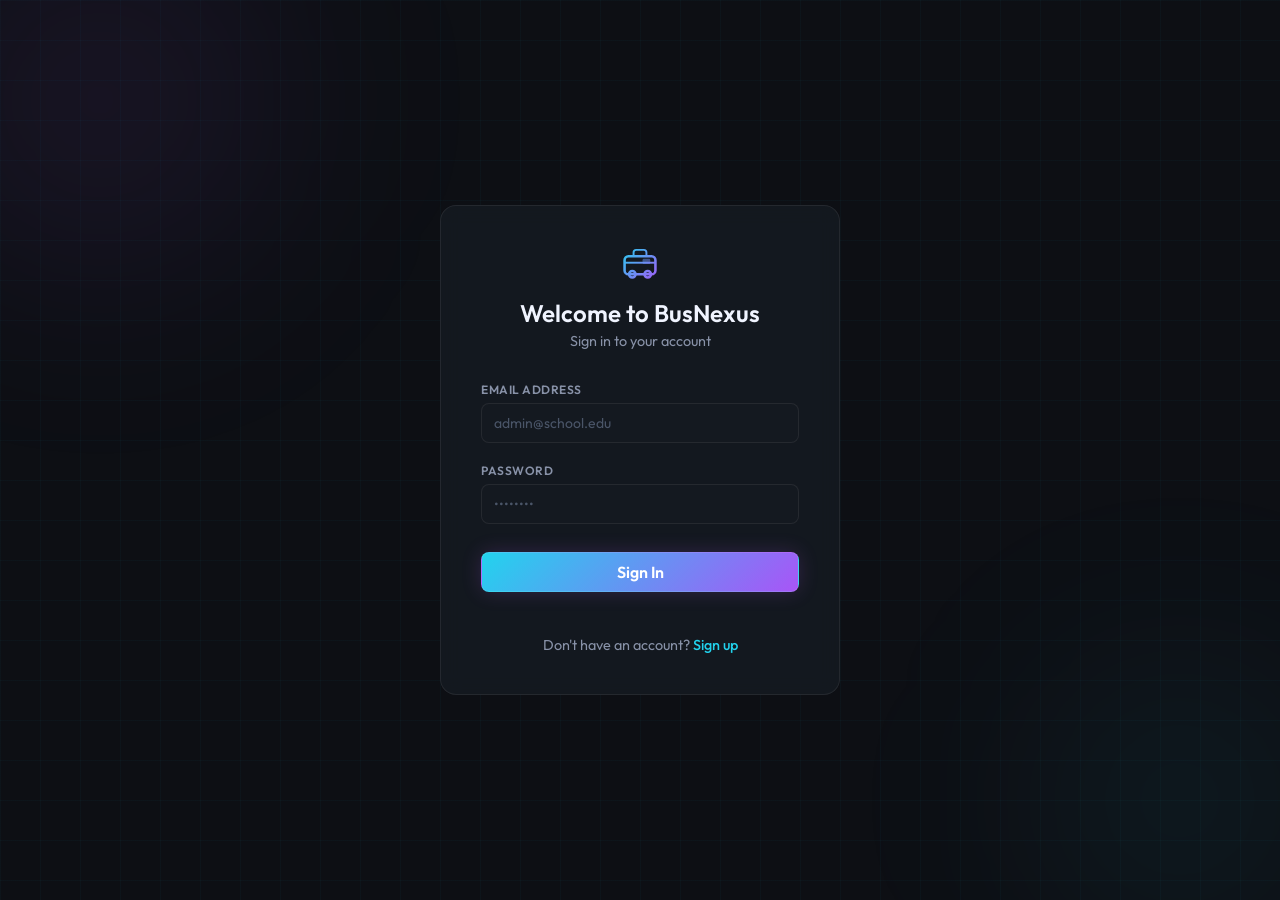
<file: templates/auth.html>
<!DOCTYPE html>
<html lang="en">
<head>
  <meta charset="UTF-8">
  <meta name="viewport" content="width=device-width, initial-scale=1.0">
  <title>Auth - BusNexus</title>
  <link href="https://fonts.googleapis.com/css2?family=Outfit:wght@300;400;500;600;700;800&family=JetBrains+Mono:wght@400;500&display=swap" rel="stylesheet" />
  <link rel="stylesheet" href="/static/style.css" />
  <style>
    body {
      display: flex;
      align-items: center;
      justify-content: center;
      min-height: 100vh;
    }
    .auth-container {
      width: 100%;
      max-width: 400px;
      padding: 2.5rem;
      position: relative;
      z-index: 10;
    }
    .auth-logo {
      display: flex;
      flex-direction: column;
      align-items: center;
      margin-bottom: 2rem;
    }
    .auth-logo svg {
      margin-bottom: 1rem;
    }
    .auth-title {
      font-size: 1.5rem;
      font-weight: 600;
      color: var(--text-primary);
    }
    .auth-subtitle {
      color: var(--text-secondary);
      font-size: 0.9rem;
      margin-top: 0.25rem;
    }
    .auth-form {
      display: flex;
      flex-direction: column;
      gap: 1.25rem;
    }
    .auth-switch {
      text-align: center;
      margin-top: 1.5rem;
      font-size: 0.9rem;
      color: var(--text-secondary);
    }
    .auth-switch a {
      color: var(--cyan);
      text-decoration: none;
      font-weight: 500;
      cursor: pointer;
    }
    .auth-switch a:hover {
      text-decoration: underline;
    }
    #signupSection {
      display: none;
    }
  </style>
</head>
<body>
  
  <div class="bg-grid"></div>
  <div class="bg-orb orb-1"></div>
  <div class="bg-orb orb-2"></div>

  <div class="glass-card auth-container">
    <div class="auth-logo">
      <svg width="36" height="36" viewBox="0 0 28 28" fill="none">
        <rect x="2" y="8" width="24" height="14" rx="3" stroke="url(#grad1)" stroke-width="2"/>
        <circle cx="8" cy="22" r="2.5" stroke="url(#grad1)" stroke-width="2"/>
        <circle cx="20" cy="22" r="2.5" stroke="url(#grad1)" stroke-width="2"/>
        <path d="M2 13h24" stroke="url(#grad1)" stroke-width="1.5"/>
        <path d="M9 8V5a2 2 0 0 1 2-2h6a2 2 0 0 1 2 2v3" stroke="url(#grad1)" stroke-width="1.5"/>
        <rect x="16" y="10" width="6" height="4" rx="1" fill="url(#grad1)" opacity="0.5"/>
        <defs>
          <linearGradient id="grad1" x1="0" y1="0" x2="28" y2="28" gradientUnits="userSpaceOnUse">
            <stop stop-color="#22d3ee"/>
            <stop offset="1" stop-color="#a855f7"/>
          </linearGradient>
        </defs>
      </svg>
      <div class="auth-title">Welcome to BusNexus</div>
      <div class="auth-subtitle" id="authSubtitle">Sign in to your account</div>
    </div>

    <!-- Login Form -->
    <form id="loginSection" class="auth-form" onsubmit="handleLogin(event)">
      <div class="form-group">
        <label>Email Address</label>
        <input type="email" id="loginEmail" required placeholder="admin@school.edu">
      </div>
      <div class="form-group">
        <label>Password</label>
        <input type="password" id="loginPassword" required placeholder="••••••••">
      </div>
      <button type="submit" class="btn btn-primary" style="width: 100%; justify-content: center; margin-top: 0.5rem; font-size: 1rem;">Sign In</button>
      <div class="auth-switch">
        Don't have an account? <a onclick="toggleAuth()">Sign up</a>
      </div>
    </form>

    <!-- Signup Form -->
    <form id="signupSection" class="auth-form" onsubmit="handleSignup(event)">
      <div class="form-group">
        <label>Full Name</label>
        <input type="text" id="signupName" required placeholder="John Doe">
      </div>
      <div class="form-group">
        <label>Email Address</label>
        <input type="email" id="signupEmail" required placeholder="john@school.edu">
      </div>
      <div class="form-group">
        <label>Password</label>
        <input type="password" id="signupPassword" required placeholder="••••••••">
      </div>
      <button type="submit" class="btn btn-primary" style="width: 100%; justify-content: center; margin-top: 0.5rem; font-size: 1rem;">Create Account</button>
      <div class="auth-switch">
        Already have an account? <a onclick="toggleAuth()">Sign in</a>
      </div>
    </form>
  </div>

  <div class="toast-container" id="toastContainer"></div>

  <script>
    function toggleAuth() {
      const login = document.getElementById('loginSection');
      const signup = document.getElementById('signupSection');
      const subtitle = document.getElementById('authSubtitle');
      
      if (login.style.display === 'none') {
        login.style.display = 'flex';
        signup.style.display = 'none';
        subtitle.textContent = 'Sign in to your account';
      } else {
        login.style.display = 'none';
        signup.style.display = 'flex';
        subtitle.textContent = 'Create a new account';
      }
    }

    async function handleLogin(e) {
      e.preventDefault();
      const email = document.getElementById('loginEmail').value;
      const pass = document.getElementById('loginPassword').value;
      
      const res = await fetch('/api/auth/login', {
        method: 'POST',
        headers: { 'Content-Type': 'application/json' },
        body: JSON.stringify({ email, password: pass })
      });
      const data = await res.json();
      
      if (data.status === 'success') {
        window.location.href = '/dashboard';
      } else {
        showToast(data.message, 'error');
      }
    }

    async function handleSignup(e) {
      e.preventDefault();
      const name = document.getElementById('signupName').value;
      const email = document.getElementById('signupEmail').value;
      const pass = document.getElementById('signupPassword').value;
      
      const res = await fetch('/api/auth/signup', {
        method: 'POST',
        headers: { 'Content-Type': 'application/json' },
        body: JSON.stringify({ name, email, password: pass })
      });
      const data = await res.json();
      
      if (data.status === 'success') {
        window.location.href = '/dashboard';
      } else {
        showToast(data.message, 'error');
      }
    }

    function showToast(msg, type = 'info') {
      const icons = {
        error: `<svg class="toast-icon error" width="20" height="20" viewBox="0 0 24 24" fill="none" stroke="currentColor" stroke-width="2.5"><line x1="18" y1="6" x2="6" y2="18"/><line x1="6" y1="6" x2="18" y2="18"/></svg>`,
      };
      const toast = document.createElement('div');
      toast.className = `toast toast-${type}`;
      toast.innerHTML = `${icons[type] || ''}<span class="toast-msg">${msg}</span>`;
      document.getElementById('toastContainer').appendChild(toast);
      setTimeout(() => {
        toast.style.animation = 'toastOut 0.3s ease forwards';
        setTimeout(() => toast.remove(), 300);
      }, 3500);
    }
  </script>
</body>
</html>
</file>
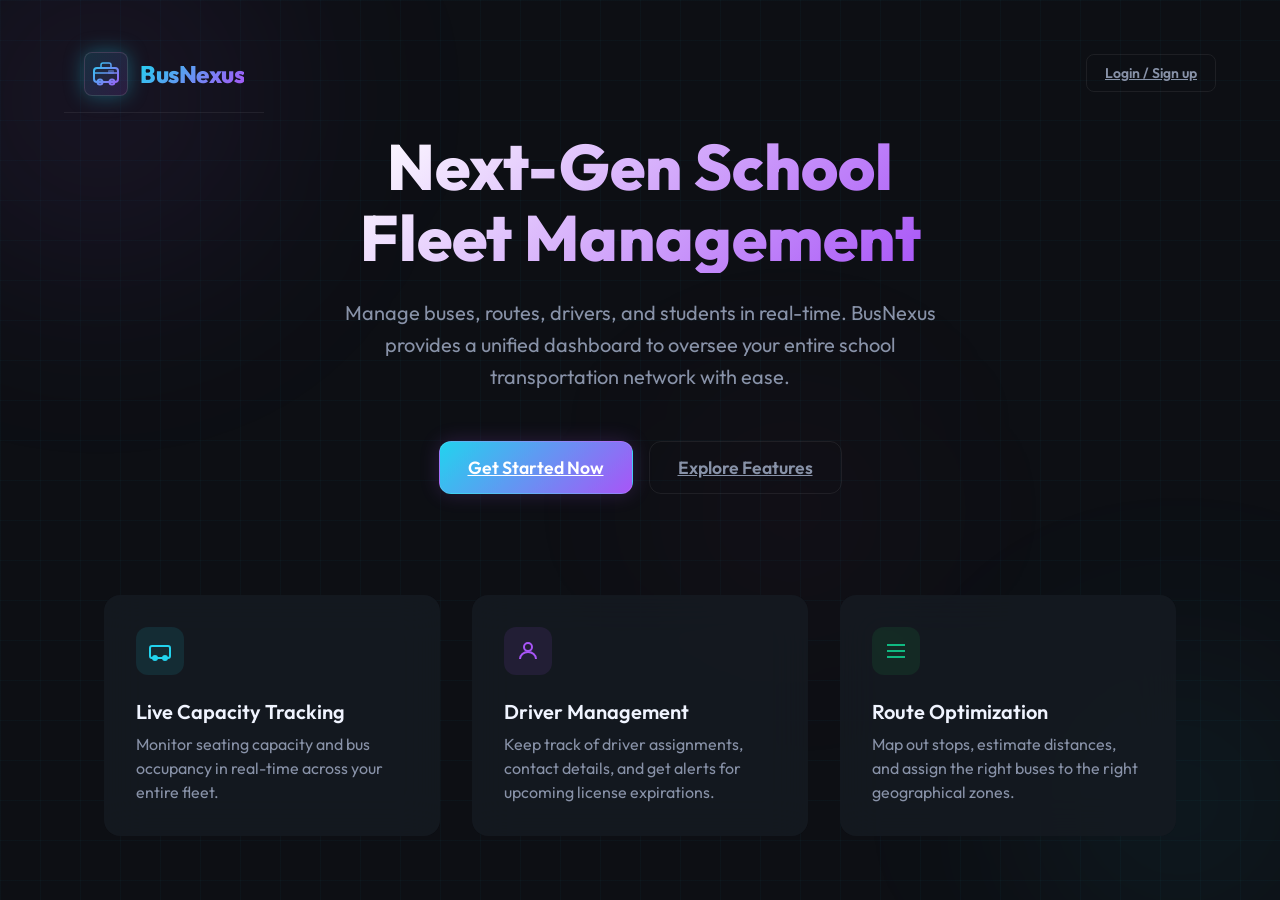
<file: templates/home.html>
<!DOCTYPE html>
<html lang="en">
<head>
  <meta charset="UTF-8">
  <meta name="viewport" content="width=device-width, initial-scale=1.0">
  <title>BusNexus - School Fleet Management</title>
  <link rel="preconnect" href="https://fonts.googleapis.com" />
  <link rel="preconnect" href="https://fonts.gstatic.com" crossorigin />
  <link href="https://fonts.googleapis.com/css2?family=Outfit:wght@300;400;500;600;700;800;900&family=JetBrains+Mono:wght@400;500;600&display=swap" rel="stylesheet" />
  <link rel="stylesheet" href="/static/style.css" />
  <style>
    .home-container {
      min-height: 100vh;
      display: flex;
      flex-direction: column;
      position: relative;
      z-index: 10;
    }
    .home-nav {
      display: flex;
      justify-content: space-between;
      align-items: center;
      padding: 2rem 5%;
    }
    .home-hero {
      flex: 1;
      display: flex;
      flex-direction: column;
      justify-content: center;
      align-items: center;
      text-align: center;
      padding: 0 20px;
      margin-top: -50px;
    }
    .hero-title {
      font-size: 4rem;
      font-weight: 800;
      line-height: 1.1;
      margin-bottom: 1.5rem;
      background: linear-gradient(135deg, #fff 0%, #a855f7 100%);
      -webkit-background-clip: text;
      -webkit-text-fill-color: transparent;
    }
    .hero-subtitle {
      font-size: 1.25rem;
      color: var(--text-secondary);
      max-width: 600px;
      margin-bottom: 3rem;
      line-height: 1.6;
    }
    .hero-buttons {
      display: flex;
      gap: 1rem;
    }
    .btn-large {
      padding: 14px 28px;
      font-size: 1.1rem;
      border-radius: 12px;
    }
    .features-grid {
      display: grid;
      grid-template-columns: repeat(auto-fit, minmax(250px, 1fr));
      gap: 2rem;
      padding: 4rem 5%;
      max-width: 1200px;
      margin: 0 auto;
    }
    .feature-card {
      background: var(--bg-card);
      border: 1px solid var(--border-color);
      border-radius: 16px;
      padding: 2rem;
      backdrop-filter: blur(20px);
      -webkit-backdrop-filter: blur(20px);
    }
    .feature-icon {
      width: 48px;
      height: 48px;
      border-radius: 12px;
      display: flex;
      align-items: center;
      justify-content: center;
      margin-bottom: 1.5rem;
      background: rgba(34, 211, 238, 0.1);
      color: var(--cyan);
    }
    .feature-title {
      font-size: 1.25rem;
      font-weight: 600;
      margin-bottom: 0.5rem;
      color: var(--text-primary);
    }
    .feature-desc {
      color: var(--text-secondary);
      line-height: 1.5;
    }
  </style>
</head>
<body>

  <!-- Animated Background -->
  <div class="bg-grid"></div>
  <div class="bg-orb orb-1"></div>
  <div class="bg-orb orb-2"></div>
  <div class="bg-orb orb-3"></div>

  <div class="home-container">
    <nav class="home-nav">
      <div class="sidebar-logo">
        <div class="logo-icon">
          <svg width="28" height="28" viewBox="0 0 28 28" fill="none">
            <rect x="2" y="8" width="24" height="14" rx="3" stroke="url(#grad1)" stroke-width="2"/>
            <circle cx="8" cy="22" r="2.5" stroke="url(#grad1)" stroke-width="2"/>
            <circle cx="20" cy="22" r="2.5" stroke="url(#grad1)" stroke-width="2"/>
            <path d="M2 13h24" stroke="url(#grad1)" stroke-width="1.5"/>
            <path d="M9 8V5a2 2 0 0 1 2-2h6a2 2 0 0 1 2 2v3" stroke="url(#grad1)" stroke-width="1.5"/>
            <rect x="16" y="10" width="6" height="4" rx="1" fill="url(#grad1)" opacity="0.5"/>
            <defs>
              <linearGradient id="grad1" x1="0" y1="0" x2="28" y2="28" gradientUnits="userSpaceOnUse">
                <stop stop-color="#22d3ee"/>
                <stop offset="1" stop-color="#a855f7"/>
              </linearGradient>
            </defs>
          </svg>
        </div>
        <div class="logo-text">
          <span class="logo-name" style="font-size: 1.5rem;">BusNexus</span>
        </div>
      </div>
      <a href="/login" class="btn btn-ghost">Login / Sign up</a>
    </nav>

    <main class="home-hero">
      <h1 class="hero-title">Next-Gen School<br>Fleet Management</h1>
      <p class="hero-subtitle">
        Manage buses, routes, drivers, and students in real-time. BusNexus provides a unified dashboard to oversee your entire school transportation network with ease.
      </p>
      <div class="hero-buttons">
        <a href="/login" class="btn btn-primary btn-large">Get Started Now</a>
        <a href="#features" class="btn btn-ghost btn-large">Explore Features</a>
      </div>
    </main>

    <section id="features" class="features-grid">
      <div class="feature-card">
        <div class="feature-icon">
          <svg width="24" height="24" viewBox="0 0 24 24" fill="none" stroke="currentColor" stroke-width="2"><rect x="2" y="7" width="20" height="12" rx="2"/><circle cx="7" cy="19" r="2"/><circle cx="17" cy="19" r="2"/></svg>
        </div>
        <h3 class="feature-title">Live Capacity Tracking</h3>
        <p class="feature-desc">Monitor seating capacity and bus occupancy in real-time across your entire fleet.</p>
      </div>
      <div class="feature-card">
        <div class="feature-icon" style="background: rgba(168, 85, 247, 0.1); color: var(--purple);">
          <svg width="24" height="24" viewBox="0 0 24 24" fill="none" stroke="currentColor" stroke-width="2"><circle cx="12" cy="8" r="4"/><path d="M4 20c0-4 3.6-7 8-7s8 3 8 7"/></svg>
        </div>
        <h3 class="feature-title">Driver Management</h3>
        <p class="feature-desc">Keep track of driver assignments, contact details, and get alerts for upcoming license expirations.</p>
      </div>
      <div class="feature-card">
        <div class="feature-icon" style="background: rgba(34, 197, 94, 0.1); color: var(--green);">
          <svg width="24" height="24" viewBox="0 0 24 24" fill="none" stroke="currentColor" stroke-width="2"><path d="M3 12h18M3 6h18M3 18h18"/></svg>
        </div>
        <h3 class="feature-title">Route Optimization</h3>
        <p class="feature-desc">Map out stops, estimate distances, and assign the right buses to the right geographical zones.</p>
      </div>
    </section>
  </div>

</body>
</html>
</file>
<file: static/style.css>
/* ============================================
   BUSNEXUS — Dark Charcoal Futuristic Theme
   ============================================ */

/* --- CSS Variables --- */
:root {
  --bg-base:       #0d0f14;
  --bg-surface:    #111318;
  --bg-elevated:   #161a22;
  --bg-card:       rgba(22, 26, 34, 0.85);
  --border:        rgba(255, 255, 255, 0.07);
  --border-bright: rgba(255, 255, 255, 0.12);

  --cyan:          #22d3ee;
  --cyan-dim:      rgba(34, 211, 238, 0.15);
  --cyan-glow:     rgba(34, 211, 238, 0.35);
  --purple:        #a855f7;
  --purple-dim:    rgba(168, 85, 247, 0.15);
  --purple-glow:   rgba(168, 85, 247, 0.35);
  --pink:          #ec4899;
  --pink-dim:      rgba(236, 72, 153, 0.15);
  --pink-glow:     rgba(236, 72, 153, 0.35);
  --green:         #10b981;
  --green-dim:     rgba(16, 185, 129, 0.15);
  --green-glow:    rgba(16, 185, 129, 0.35);
  --danger:        #f43f5e;
  --warning:       #f59e0b;

  --text-primary:  #f0f4ff;
  --text-secondary:#8892a8;
  --text-muted:    #4a5568;

  --sidebar-w:     260px;
  --topbar-h:      64px;
  --radius:        12px;
  --radius-sm:     8px;
  --radius-lg:     16px;
  --transition:    0.2s cubic-bezier(0.4, 0, 0.2, 1);
}

/* --- Reset --- */
*, *::before, *::after { box-sizing: border-box; margin: 0; padding: 0; }
html { scroll-behavior: smooth; }
body {
  font-family: 'Outfit', sans-serif;
  background: var(--bg-base);
  color: var(--text-primary);
  min-height: 100vh;
  overflow-x: hidden;
}

/* ============================================
   ANIMATED BACKGROUND
   ============================================ */
.bg-grid {
  position: fixed; inset: 0; z-index: 0;
  background-image:
    linear-gradient(rgba(34, 211, 238, 0.03) 1px, transparent 1px),
    linear-gradient(90deg, rgba(34, 211, 238, 0.03) 1px, transparent 1px);
  background-size: 40px 40px;
  pointer-events: none;
}

.bg-orb {
  position: fixed; border-radius: 50%;
  filter: blur(100px); pointer-events: none; z-index: 0;
  animation: float 8s ease-in-out infinite;
}
.orb-1 {
  width: 500px; height: 500px; top: -150px; left: -150px;
  background: radial-gradient(circle, rgba(168, 85, 247, 0.12) 0%, transparent 70%);
  animation-delay: 0s;
}
.orb-2 {
  width: 400px; height: 400px; bottom: -100px; right: -100px;
  background: radial-gradient(circle, rgba(34, 211, 238, 0.10) 0%, transparent 70%);
  animation-delay: -3s;
}
.orb-3 {
  width: 300px; height: 300px; top: 40%; left: 50%;
  background: radial-gradient(circle, rgba(236, 72, 153, 0.07) 0%, transparent 70%);
  animation-delay: -6s;
}

@keyframes float {
  0%, 100% { transform: translateY(0) scale(1); }
  50% { transform: translateY(-30px) scale(1.05); }
}

/* ============================================
   SIDEBAR
   ============================================ */
.sidebar {
  position: fixed; left: 0; top: 0; bottom: 0;
  width: var(--sidebar-w);
  background: rgba(13, 15, 20, 0.95);
  border-right: 1px solid var(--border);
  backdrop-filter: blur(20px);
  display: flex; flex-direction: column;
  z-index: 100;
  transition: transform var(--transition);
}
.sidebar::before {
  content: '';
  position: absolute; top: 0; left: 0; right: 0; height: 1px;
  background: linear-gradient(90deg, transparent, var(--cyan), transparent);
  opacity: 0.5;
}

.sidebar-logo {
  display: flex; align-items: center; gap: 12px;
  padding: 20px 20px 16px;
  border-bottom: 1px solid var(--border);
}
.logo-icon {
  width: 44px; height: 44px;
  background: linear-gradient(135deg, var(--cyan-dim), var(--purple-dim));
  border: 1px solid var(--border-bright);
  border-radius: var(--radius-sm);
  display: flex; align-items: center; justify-content: center;
  flex-shrink: 0;
  box-shadow: 0 0 20px var(--cyan-glow);
}
.logo-name {
  display: block; font-size: 18px; font-weight: 800;
  background: linear-gradient(135deg, var(--cyan), var(--purple));
  -webkit-background-clip: text; -webkit-text-fill-color: transparent;
  background-clip: text; letter-spacing: -0.5px;
}
.logo-sub {
  display: block; font-size: 10px; font-weight: 500;
  color: var(--text-muted); letter-spacing: 0.5px; text-transform: uppercase;
  margin-top: 1px;
}

.sidebar-nav { flex: 1; padding: 16px 12px; overflow-y: auto; }
.sidebar-nav::-webkit-scrollbar { width: 4px; }
.sidebar-nav::-webkit-scrollbar-thumb { background: var(--border-bright); border-radius: 2px; }

.nav-group-label {
  font-size: 10px; font-weight: 700; letter-spacing: 1.5px;
  color: var(--text-muted); padding: 12px 8px 6px; text-transform: uppercase;
}

.nav-item {
  display: flex; align-items: center; gap: 10px;
  padding: 10px 12px; border-radius: var(--radius-sm);
  color: var(--text-secondary); text-decoration: none;
  font-size: 14px; font-weight: 500;
  transition: all var(--transition); cursor: pointer;
  position: relative; margin-bottom: 2px;
}
.nav-item:hover {
  color: var(--text-primary);
  background: rgba(255,255,255,0.04);
}
.nav-item.active {
  color: var(--cyan);
  background: var(--cyan-dim);
  border: 1px solid rgba(34, 211, 238, 0.2);
}
.nav-item.active .nav-icon { color: var(--cyan); }
.nav-icon { color: currentColor; flex-shrink: 0; opacity: 0.8; }
.nav-item.active .nav-icon { opacity: 1; }

.nav-badge {
  margin-left: auto; font-size: 9px; font-weight: 700;
  padding: 2px 7px; border-radius: 20px; letter-spacing: 0.5px;
  background: linear-gradient(135deg, var(--cyan), var(--purple));
  color: #fff; text-transform: uppercase;
  animation: pulse-badge 2s infinite;
}
@keyframes pulse-badge {
  0%, 100% { opacity: 1; }
  50% { opacity: 0.6; }
}
.nav-count {
  margin-left: auto; font-size: 11px; font-weight: 600;
  padding: 2px 8px; border-radius: 20px;
  background: rgba(255,255,255,0.06); color: var(--text-secondary);
  font-family: 'JetBrains Mono', monospace;
}

.sidebar-footer {
  padding: 16px 20px;
  border-top: 1px solid var(--border);
}
.sidebar-status {
  display: flex; align-items: center; gap: 8px;
  font-size: 12px; color: var(--green); font-weight: 500;
}
.status-dot {
  width: 8px; height: 8px; border-radius: 50%;
  background: var(--green); flex-shrink: 0;
  animation: blink 2s infinite;
  box-shadow: 0 0 6px var(--green);
}
@keyframes blink {
  0%, 100% { opacity: 1; }
  50% { opacity: 0.4; }
}

/* ============================================
   MAIN CONTENT
   ============================================ */
.main-content {
  margin-left: var(--sidebar-w);
  min-height: 100vh;
  position: relative; z-index: 1;
}

/* ============================================
   TOPBAR
   ============================================ */
.topbar {
  position: sticky; top: 0; z-index: 50;
  height: var(--topbar-h);
  display: flex; align-items: center; justify-content: space-between;
  padding: 0 28px;
  background: rgba(13, 15, 20, 0.9);
  border-bottom: 1px solid var(--border);
  backdrop-filter: blur(20px);
}
.topbar-left { display: flex; align-items: center; gap: 16px; }
.menu-toggle {
  width: 36px; height: 36px; border-radius: var(--radius-sm);
  background: transparent; border: 1px solid var(--border);
  color: var(--text-secondary); cursor: pointer;
  display: none; align-items: center; justify-content: center;
  transition: all var(--transition);
}
.menu-toggle:hover { color: var(--text-primary); background: var(--bg-elevated); }
.page-breadcrumb { display: flex; align-items: center; gap: 8px; font-size: 14px; }
.breadcrumb-root { color: var(--text-muted); }
.breadcrumb-sep { color: var(--text-muted); }
.breadcrumb-current { color: var(--text-primary); font-weight: 600; }

.topbar-right { display: flex; align-items: center; gap: 12px; }
.topbar-time {
  font-family: 'JetBrains Mono', monospace; font-size: 13px;
  color: var(--text-secondary); letter-spacing: 0.5px;
}
.topbar-btn {
  width: 36px; height: 36px; border-radius: var(--radius-sm);
  background: transparent; border: 1px solid var(--border);
  color: var(--text-secondary); cursor: pointer;
  display: flex; align-items: center; justify-content: center;
  position: relative; transition: all var(--transition);
}
.topbar-btn:hover { color: var(--text-primary); border-color: var(--border-bright); }
.notif-badge {
  position: absolute; top: -4px; right: -4px;
  width: 16px; height: 16px; border-radius: 50%;
  background: var(--danger); color: #fff;
  font-size: 9px; font-weight: 700;
  display: flex; align-items: center; justify-content: center;
}
.topbar-avatar {
  width: 36px; height: 36px; border-radius: 50%;
  background: linear-gradient(135deg, var(--cyan), var(--purple));
  display: flex; align-items: center; justify-content: center;
  font-size: 12px; font-weight: 700; color: #fff;
  cursor: pointer;
  border: 1px solid rgba(255, 255, 255, 0.1);
  box-shadow: 0 0 20px rgba(168, 85, 247, 0.2);
  transition: all 0.3s ease;
  position: relative;
}
.topbar-avatar:hover {
  transform: scale(1.05);
  box-shadow: 0 0 25px rgba(168, 85, 247, 0.4);
}

.profile-menu {
  position: absolute;
  top: 120%;
  right: 0;
  background: var(--bg-card);
  border: 1px solid var(--border-color);
  border-radius: 12px;
  padding: 0.5rem;
  min-width: 150px;
  backdrop-filter: blur(20px);
  -webkit-backdrop-filter: blur(20px);
  box-shadow: 0 10px 30px rgba(0,0,0,0.5);
  opacity: 0;
  visibility: hidden;
  transform: translateY(10px);
  transition: all 0.2s ease;
  z-index: 100;
}
.profile-menu.show {
  opacity: 1;
  visibility: visible;
  transform: translateY(0);
}
.profile-name {
  padding: 0.75rem 1rem;
  font-weight: 600;
  color: var(--text-primary);
  font-size: 0.9rem;
  white-space: nowrap;
}
.profile-menu hr {
  border: 0;
  border-top: 1px solid var(--border-color);
  margin: 0.25rem 0;
}
.profile-logout {
  width: 100%;
  padding: 0.75rem 1rem;
  background: transparent;
  border: none;
  color: var(--danger);
  font-weight: 500;
  text-align: left;
  border-radius: 8px;
  cursor: pointer;
  display: flex;
  align-items: center;
  gap: 0.5rem;
  font-family: inherit;
  transition: background 0.2s;
}
.profile-logout:hover {
  background: rgba(244, 63, 94, 0.1);
}

/* ============================================
   PAGES
   ============================================ */
.page {
  display: none; padding: 28px;
  animation: pageIn 0.3s ease;
}
.page.active { display: block; }
@keyframes pageIn {
  from { opacity: 0; transform: translateY(12px); }
  to { opacity: 1; transform: translateY(0); }
}

.page-header {
  display: flex; align-items: flex-start; justify-content: space-between;
  margin-bottom: 28px; gap: 16px; flex-wrap: wrap;
}
.page-title { font-size: 28px; font-weight: 800; letter-spacing: -0.5px; }
.page-subtitle { color: var(--text-secondary); font-size: 14px; margin-top: 4px; }
.page-actions { display: flex; align-items: center; gap: 10px; flex-wrap: wrap; }

/* ============================================
   BUTTONS
   ============================================ */
.btn {
  display: inline-flex; align-items: center; gap: 8px;
  padding: 9px 18px; border-radius: var(--radius-sm);
  font-size: 14px; font-weight: 600; font-family: 'Outfit', sans-serif;
  cursor: pointer; transition: all var(--transition);
  border: 1px solid transparent; white-space: nowrap;
}
.btn-primary {
  background: linear-gradient(135deg, var(--cyan), var(--purple));
  color: #fff;  border: 1px solid rgba(255, 255, 255, 0.1);
  box-shadow: 0 0 20px rgba(168, 85, 247, 0.2);
  transition: all 0.3s ease;
  position: relative;
}
.btn-primary:hover {
  transform: translateY(-1px);
  box-shadow: 0 8px 30px rgba(34, 211, 238, 0.4);
}
.btn-ghost {
  background: transparent; color: var(--text-secondary);
  border-color: var(--border);
}
.btn-ghost:hover {
  color: var(--text-primary); background: var(--bg-elevated);
  border-color: var(--border-bright);
}
.btn-danger {
  background: var(--danger); color: #fff; border: none;
}
.btn-danger:hover { background: #e11d48; transform: translateY(-1px); }
.btn-link {
  background: none; border: none;
  color: var(--cyan); font-size: 13px; font-weight: 500;
  cursor: pointer; padding: 4px 0; font-family: 'Outfit', sans-serif;
}
.btn-link:hover { text-decoration: underline; }

/* ============================================
   STAT CARDS
   ============================================ */
.stats-grid {
  display: grid; grid-template-columns: repeat(4, 1fr);
  gap: 16px; margin-bottom: 24px;
}
.stat-card {
  background: var(--bg-card);
  border: 1px solid var(--border);
  border-radius: var(--radius-lg);
  padding: 20px; position: relative; overflow: hidden;
  backdrop-filter: blur(10px);
  transition: all var(--transition);
  display: flex; flex-direction: column; gap: 12px;
}
.stat-card:hover {
  border-color: var(--border-bright);
  transform: translateY(-2px);
}
.stat-icon {
  width: 48px; height: 48px; border-radius: var(--radius-sm);
  display: flex; align-items: center; justify-content: center;
}
.stat-icon-cyan  { background: var(--cyan-dim); color: var(--cyan); border: 1px solid rgba(34,211,238,0.2); }
.stat-icon-purple{ background: var(--purple-dim); color: var(--purple); border: 1px solid rgba(168,85,247,0.2); }
.stat-icon-pink  { background: var(--pink-dim); color: var(--pink); border: 1px solid rgba(236,72,153,0.2); }
.stat-icon-green { background: var(--green-dim); color: var(--green); border: 1px solid rgba(16,185,129,0.2); }

.stat-info { display: flex; flex-direction: column; gap: 2px; }
.stat-label { font-size: 12px; font-weight: 500; color: var(--text-secondary); text-transform: uppercase; letter-spacing: 0.5px; }
.stat-value {
  font-size: 36px; font-weight: 800; letter-spacing: -1px;
  font-family: 'JetBrains Mono', monospace;
  background: linear-gradient(135deg, var(--text-primary), var(--text-secondary));
  -webkit-background-clip: text; -webkit-text-fill-color: transparent;
  background-clip: text;
}
.stat-trend {
  display: flex; align-items: center; gap: 4px;
  font-size: 11px; font-weight: 600;
}
.stat-trend.up { color: var(--green); }
.stat-trend.down { color: var(--danger); }

.stat-glow {
  position: absolute; bottom: -40px; right: -40px;
  width: 100px; height: 100px; border-radius: 50%; filter: blur(40px);
  pointer-events: none;
}
.stat-glow.cyan   { background: var(--cyan-glow); }
.stat-glow.purple { background: var(--purple-glow); }
.stat-glow.pink   { background: var(--pink-glow); }
.stat-glow.green  { background: var(--green-glow); }

/* ============================================
   GLASS CARDS
   ============================================ */
.glass-card {
  background: var(--bg-card);
  border: 1px solid var(--border);
  border-radius: var(--radius-lg);
  padding: 24px;
  backdrop-filter: blur(10px);
  transition: border-color var(--transition);
}
.glass-card:hover { border-color: var(--border-bright); }
.glass-card.full { width: 100%; }

.dashboard-grid {
  display: grid;
  grid-template-columns: repeat(3, 1fr);
  gap: 16px;
}
.span-2 { grid-column: span 2; }

.card-header {
  display: flex; align-items: center; justify-content: space-between;
  margin-bottom: 20px;
}
.card-title { font-size: 16px; font-weight: 700; }
.card-badge {
  font-size: 10px; font-weight: 700; letter-spacing: 0.5px;
  padding: 3px 10px; border-radius: 20px; text-transform: uppercase;
  background: var(--green-dim); color: var(--green);
  animation: pulse-badge 2s infinite;
}
.card-badge.warning {
  background: rgba(245, 158, 11, 0.15); color: var(--warning);
}

/* Capacity Bars */
.capacity-bars {
  display: flex; flex-direction: column; gap: 12px;
}
.cap-item { display: flex; flex-direction: column; gap: 6px; }
.cap-info { display: flex; justify-content: space-between; align-items: center; }
.cap-name { font-size: 13px; font-weight: 600; }
.cap-nums { font-size: 12px; color: var(--text-secondary); font-family: 'JetBrains Mono', monospace; }
.cap-bar {
  height: 6px; background: rgba(255,255,255,0.06); border-radius: 3px; overflow: hidden;
}
.cap-fill {
  height: 100%; border-radius: 3px;
  background: linear-gradient(90deg, var(--cyan), var(--purple));
  transition: width 0.8s cubic-bezier(0.4, 0, 0.2, 1);
}
.cap-fill.warn  { background: linear-gradient(90deg, var(--warning), var(--danger)); }
.cap-fill.full  { background: var(--danger); }

/* Quick Actions */
.quick-actions { display: flex; flex-direction: column; gap: 8px; }
.quick-action-btn {
  display: flex; align-items: center; gap: 12px;
  padding: 12px 14px; border-radius: var(--radius-sm);
  background: rgba(255,255,255,0.03); border: 1px solid var(--border);
  cursor: pointer; transition: all var(--transition); text-align: left; width: 100%;
  color: var(--text-primary); font-family: 'Outfit', sans-serif;
}
.quick-action-btn:hover {
  background: rgba(255,255,255,0.06); border-color: var(--border-bright);
  transform: translateX(4px);
}
.qa-icon {
  width: 36px; height: 36px; border-radius: var(--radius-sm);
  display: flex; align-items: center; justify-content: center; flex-shrink: 0;
}
.qa-icon.cyan   { background: var(--cyan-dim); color: var(--cyan); }
.qa-icon.purple { background: var(--purple-dim); color: var(--purple); }
.qa-icon.pink   { background: var(--pink-dim); color: var(--pink); }
.qa-icon.green  { background: var(--green-dim); color: var(--green); }
.qa-title { font-size: 13px; font-weight: 600; }
.qa-sub   { font-size: 11px; color: var(--text-secondary); margin-top: 1px; }
.qa-arrow { margin-left: auto; color: var(--text-muted); flex-shrink: 0; }

/* Activity List */
.activity-list { display: flex; flex-direction: column; gap: 8px; }
.activity-item {
  display: flex; align-items: center; gap: 12px;
  padding: 10px 12px; border-radius: var(--radius-sm);
  background: rgba(255,255,255,0.02);
}
.act-icon {
  width: 32px; height: 32px; border-radius: 50%;
  display: flex; align-items: center; justify-content: center; flex-shrink: 0;
}
.act-icon.cyan   { background: var(--cyan-dim); color: var(--cyan); }
.act-icon.purple { background: var(--purple-dim); color: var(--purple); }
.act-icon.pink   { background: var(--pink-dim); color: var(--pink); }
.act-icon.green  { background: var(--green-dim); color: var(--green); }
.act-info { flex: 1; }
.act-title { font-size: 13px; font-weight: 500; }
.act-time  { font-size: 11px; color: var(--text-muted); margin-top: 1px; }

/* License Status */
.license-status { display: flex; flex-direction: column; gap: 8px; }
.lic-item {
  display: flex; align-items: center; justify-content: space-between;
  padding: 10px 12px; border-radius: var(--radius-sm);
  background: rgba(255,255,255,0.02); border: 1px solid var(--border);
}
.lic-name { font-size: 13px; font-weight: 600; }
.lic-expiry { font-size: 11px; color: var(--text-secondary); }
.lic-badge {
  font-size: 10px; font-weight: 700; padding: 3px 8px; border-radius: 20px;
}
.lic-badge.ok      { background: var(--green-dim); color: var(--green); }
.lic-badge.warn    { background: rgba(245,158,11,0.15); color: var(--warning); }
.lic-badge.expired { background: rgba(244,63,94,0.15); color: var(--danger); }

/* ============================================
   SEARCH BOX
   ============================================ */
.search-box {
  display: flex; align-items: center; gap: 10px;
  padding: 8px 14px; border-radius: var(--radius-sm);
  background: var(--bg-elevated); border: 1px solid var(--border);
  color: var(--text-secondary);
  transition: all var(--transition);
}
.search-box:focus-within {
  border-color: var(--cyan); color: var(--cyan);
  box-shadow: 0 0 0 3px var(--cyan-dim);
}
.search-box input {
  background: none; border: none; outline: none;
  color: var(--text-primary); font-size: 14px;
  font-family: 'Outfit', sans-serif; width: 200px;
}
.search-box input::placeholder { color: var(--text-muted); }

/* ============================================
   DATA TABLE
   ============================================ */
.table-container { overflow-x: auto; }
.data-table {
  width: 100%; border-collapse: collapse;
  font-size: 13px;
}
.data-table thead th {
  padding: 12px 14px; text-align: left;
  color: var(--text-muted); font-size: 11px; font-weight: 700;
  text-transform: uppercase; letter-spacing: 0.5px;
  border-bottom: 1px solid var(--border);
  white-space: nowrap;
}
.data-table tbody tr {
  border-bottom: 1px solid rgba(255,255,255,0.04);
  transition: background var(--transition);
}
.data-table tbody tr:hover:not(.empty-row) { background: rgba(255,255,255,0.03); }
.data-table tbody td {
  padding: 14px; color: var(--text-secondary);
  vertical-align: middle;
}
.data-table tbody td:first-child { color: var(--text-primary); font-weight: 600; font-family: 'JetBrains Mono', monospace; }

/* Status Badges */
.badge {
  display: inline-flex; align-items: center; gap: 5px;
  font-size: 11px; font-weight: 600; padding: 3px 10px;
  border-radius: 20px; white-space: nowrap;
}
.badge::before { content: ''; width: 6px; height: 6px; border-radius: 50%; }
.badge-active  { background: var(--green-dim); color: var(--green); }
.badge-active::before { background: var(--green); }
.badge-inactive{ background: rgba(255,255,255,0.06); color: var(--text-secondary); }
.badge-inactive::before { background: var(--text-muted); }
.badge-maintenance { background: rgba(245,158,11,0.15); color: var(--warning); }
.badge-maintenance::before { background: var(--warning); }
.badge-leave { background: rgba(168,85,247,0.15); color: var(--purple); }
.badge-leave::before { background: var(--purple); }

/* Action Buttons */
.action-btns { display: flex; gap: 6px; }
.action-btn {
  width: 30px; height: 30px; border-radius: var(--radius-sm);
  display: flex; align-items: center; justify-content: center;
  cursor: pointer; transition: all var(--transition);
  background: transparent; border: 1px solid var(--border); color: var(--text-muted);
}
.action-btn:hover { border-color: var(--border-bright); color: var(--text-primary); }
.action-btn.edit:hover { color: var(--cyan); border-color: var(--cyan); background: var(--cyan-dim); }
.action-btn.delete:hover { color: var(--danger); border-color: var(--danger); background: rgba(244,63,94,0.1); }

/* Occupancy Badge */
.occupancy {
  display: flex; align-items: center; gap: 6px;
}
.occ-bar {
  width: 50px; height: 5px; background: rgba(255,255,255,0.06);
  border-radius: 3px; overflow: hidden;
}
.occ-fill {
  height: 100%; border-radius: 3px;
  background: linear-gradient(90deg, var(--cyan), var(--purple));
  transition: width 0.5s;
}
.occ-fill.warn { background: linear-gradient(90deg, var(--warning), var(--danger)); }
.occ-text { font-size: 11px; color: var(--text-muted); }

/* Empty State */
.empty-state {
  display: flex; flex-direction: column; align-items: center;
  justify-content: center; padding: 60px 20px;
  color: var(--text-muted);
}
.empty-state svg { margin-bottom: 16px; opacity: 0.3; }
.empty-state h3 { font-size: 16px; font-weight: 700; margin-bottom: 8px; color: var(--text-secondary); }
.empty-state p  { font-size: 13px; text-align: center; }

.empty-state-small {
  display: flex; flex-direction: column; align-items: center;
  justify-content: center; padding: 30px 20px; gap: 8px;
  color: var(--text-muted); text-align: center;
}
.empty-state-small p { font-size: 13px; }

/* ============================================
   MODALS
   ============================================ */
.modal-overlay {
  position: fixed; inset: 0; z-index: 200;
  background: rgba(0,0,0,0.7); backdrop-filter: blur(4px);
  display: none; opacity: 0; transition: opacity 0.2s;
}
.modal-overlay.open { display: block; opacity: 1; }

.modal {
  position: fixed; top: 50%; left: 50%; z-index: 201;
  transform: translate(-50%, -50%) scale(0.95);
  width: 620px; max-width: calc(100vw - 32px);
  max-height: 90vh; overflow-y: auto;
  background: var(--bg-elevated);
  border: 1px solid var(--border-bright);
  border-radius: var(--radius-lg);
  padding: 28px;
  display: none; opacity: 0;
  transition: all 0.25s cubic-bezier(0.4, 0, 0.2, 1);
}
.modal.open {
  display: block; opacity: 1;
  transform: translate(-50%, -50%) scale(1);
}
.modal.modal-sm { width: 420px; }
.modal::-webkit-scrollbar { width: 4px; }
.modal::-webkit-scrollbar-thumb { background: var(--border-bright); border-radius: 2px; }

.modal-header {
  display: flex; align-items: center; justify-content: space-between;
  margin-bottom: 24px;
}
.modal-title-group { display: flex; align-items: center; gap: 12px; }
.modal-icon {
  width: 40px; height: 40px; border-radius: var(--radius-sm);
  display: flex; align-items: center; justify-content: center;
}
.modal-icon.cyan   { background: var(--cyan-dim); color: var(--cyan); border: 1px solid rgba(34,211,238,0.2); }
.modal-icon.purple { background: var(--purple-dim); color: var(--purple); border: 1px solid rgba(168,85,247,0.2); }
.modal-icon.pink   { background: var(--pink-dim); color: var(--pink); border: 1px solid rgba(236,72,153,0.2); }
.modal-icon.green  { background: var(--green-dim); color: var(--green); border: 1px solid rgba(16,185,129,0.2); }
.modal-icon.danger { background: rgba(244,63,94,0.15); color: var(--danger); border: 1px solid rgba(244,63,94,0.2); }

.modal-title { font-size: 18px; font-weight: 700; }
.modal-close {
  width: 32px; height: 32px; border-radius: var(--radius-sm);
  background: transparent; border: 1px solid var(--border);
  color: var(--text-muted); cursor: pointer;
  display: flex; align-items: center; justify-content: center;
  transition: all var(--transition);
}
.modal-close:hover { color: var(--text-primary); background: var(--bg-card); }

.modal-body { margin-bottom: 24px; }
.modal-body p { color: var(--text-secondary); font-size: 14px; line-height: 1.6; }

/* Form */
.modal-form { width: 100%; }
.form-grid {
  display: grid; grid-template-columns: 1fr 1fr;
  gap: 16px; margin-bottom: 24px;
}
.form-group { display: flex; flex-direction: column; gap: 6px; }
.form-group label {
  font-size: 12px; font-weight: 600; color: var(--text-secondary);
  text-transform: uppercase; letter-spacing: 0.5px;
}
.form-group input, .form-group select, .form-group textarea {
  padding: 10px 12px; border-radius: var(--radius-sm);
  background: var(--bg-card); border: 1px solid var(--border);
  color: var(--text-primary); font-size: 14px;
  font-family: 'Outfit', sans-serif; outline: none;
  transition: all var(--transition);
}
.form-group input:focus, .form-group select:focus {
  border-color: var(--cyan); box-shadow: 0 0 0 3px var(--cyan-dim);
}
.form-group input::placeholder { color: var(--text-muted); }
.form-group select { cursor: pointer; }
.form-group select option { background: var(--bg-elevated); }

.modal-actions {
  display: flex; justify-content: flex-end; gap: 10px;
  padding-top: 8px;
}

/* ============================================
   TOAST
   ============================================ */
.toast-container {
  position: fixed; bottom: 24px; right: 24px;
  z-index: 300; display: flex; flex-direction: column; gap: 10px;
  pointer-events: none;
}
.toast {
  display: flex; align-items: center; gap: 12px;
  padding: 14px 18px; border-radius: var(--radius-sm);
  background: var(--bg-elevated); border: 1px solid var(--border-bright);
  backdrop-filter: blur(20px); min-width: 280px;
  animation: toastIn 0.3s ease;
  box-shadow: 0 8px 32px rgba(0,0,0,0.4);
  pointer-events: all;
}
.toast-success { border-left: 3px solid var(--green); }
.toast-error   { border-left: 3px solid var(--danger); }
.toast-info    { border-left: 3px solid var(--cyan); }
.toast-icon { width: 20px; height: 20px; flex-shrink: 0; }
.toast-icon.success { color: var(--green); }
.toast-icon.error   { color: var(--danger); }
.toast-icon.info    { color: var(--cyan); }
.toast-msg { font-size: 13px; font-weight: 500; flex: 1; }

@keyframes toastIn {
  from { opacity: 0; transform: translateX(40px); }
  to   { opacity: 1; transform: translateX(0); }
}
@keyframes toastOut {
  from { opacity: 1; transform: translateX(0); }
  to   { opacity: 0; transform: translateX(40px); }
}

/* ============================================
   RESPONSIVE
   ============================================ */
@media (max-width: 1200px) {
  .stats-grid { grid-template-columns: repeat(2, 1fr); }
  .dashboard-grid { grid-template-columns: 1fr 1fr; }
  .span-2 { grid-column: span 2; }
}

@media (max-width: 900px) {
  :root { --sidebar-w: 0px; }
  .sidebar { transform: translateX(-260px); width: 260px; }
  .sidebar.open { transform: translateX(0); }
  .main-content { margin-left: 0; }
  .menu-toggle { display: flex; }
  .stats-grid { grid-template-columns: repeat(2, 1fr); }
  .dashboard-grid { grid-template-columns: 1fr; }
  .span-2 { grid-column: span 1; }
}

@media (max-width: 600px) {
  .stats-grid { grid-template-columns: 1fr; }
  .page { padding: 16px; }
  .topbar { padding: 0 16px; }
  .page-header { flex-direction: column; align-items: flex-start; }
  .form-grid { grid-template-columns: 1fr; }
  .search-box input { width: 140px; }
}
</file>
